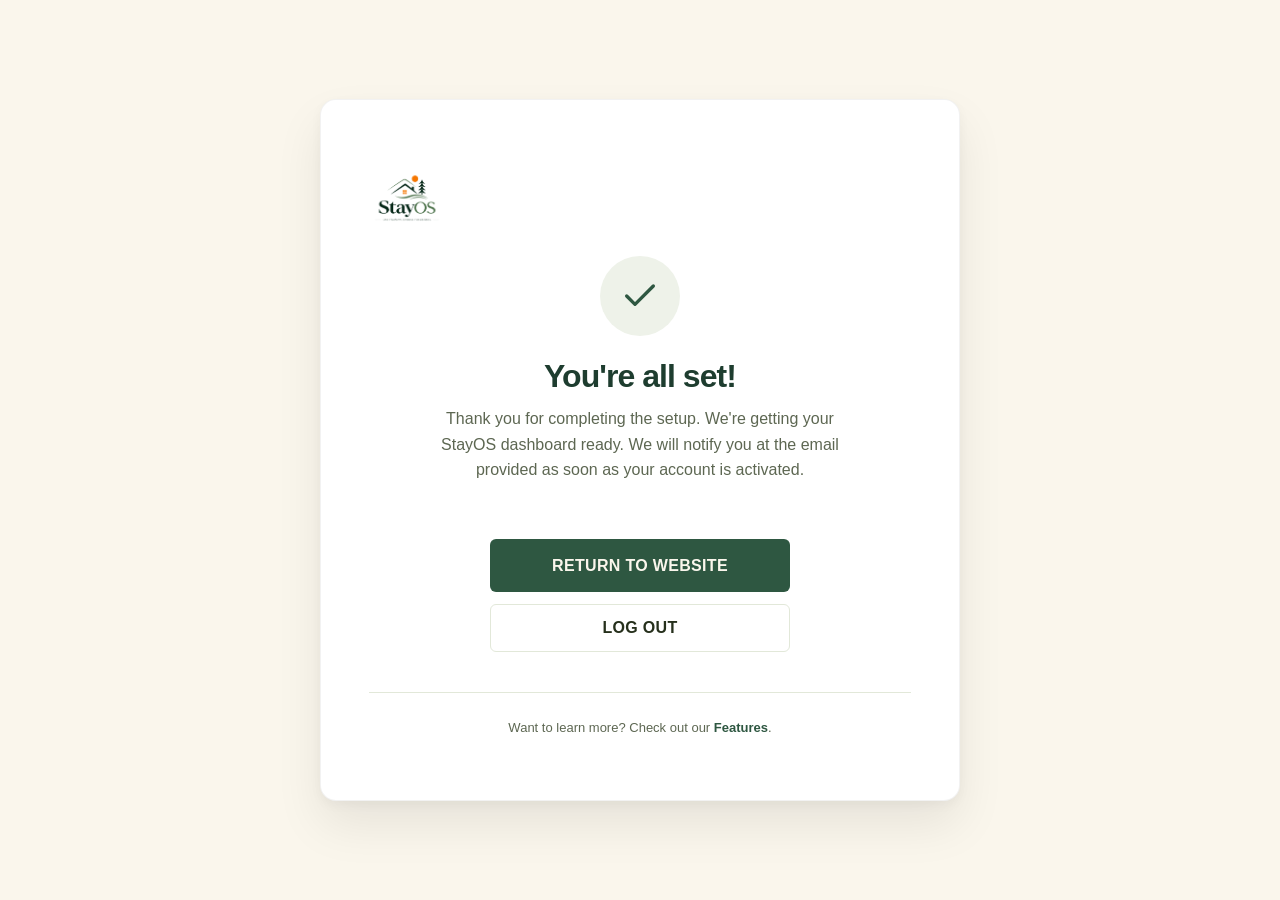
<file: confirmation.html>
<!DOCTYPE html>
<html lang="en">

<head>
  <meta charset="UTF-8">
  <link rel="icon" type="image/png" href="images/favicon.png">
  <link rel="apple-touch-icon" href="images/favicon.png">
  <meta name="viewport" content="width=device-width, initial-scale=1.0">
  <title>You're on the List – StayOS</title>
  <meta name="description"
    content="Thank you for joining the StayOS waitlist. You will be notified when StayOS goes live.">

  <link rel="stylesheet" href="style.css">
</head>

<body class="su-body">

  <div class="su-wrap" style="align-items: center; justify-content: center;">
    <header class="su-top" style="width: 100%; margin-bottom: 20px;">
      <a href="index.html" class="logo" aria-label="StayOS home">
        <img src="images/stayoslogo.png" alt="StayOS logo" class="logo-img" />
      </a>
    </header>

    <main style="text-align: center; width: 100%; display: flex; flex-direction: column; align-items: center;">

      <!-- Premium Checkmark icon -->
      <div
        style="width: 80px; height: 80px; background-color: var(--sage-soft); border-radius: 50%; display: flex; align-items: center; justify-content: center; margin-bottom: 24px;">
        <svg viewBox="0 0 24 24" width="40" height="40" stroke="var(--primary)" stroke-width="2" fill="none"
          stroke-linecap="round" stroke-linejoin="round">
          <polyline points="20 6 9 17 4 12"></polyline>
        </svg>
      </div>

      <h1 style="font-size: 32px; color: var(--heading); margin-bottom: 12px;">You're all set!</h1>
      <p style="font-size: 16px; color: var(--muted); max-width: 400px; line-height: 1.6; margin-bottom: 32px;">
        Thank you for completing the setup. We're getting your StayOS dashboard ready. We will notify you at the email
        provided as soon as your account is activated.
      </p>

      <div style="width: 100%; max-width: 300px;">
        <a href="index.html" class="btn btn-primary btn-block su-btn" id="backHomeBtn"
          style="margin-bottom: 12px; display: block; text-align: center;">
          Return to Website
        </a>
        <button id="logoutBtn" data-action="logout" class="btn btn-block"
          style="background: transparent; border: 1px solid var(--border-color); color: var(--text-main); padding: 14px; font-size: 16px; border-radius: 6px; cursor: pointer;">
          Log Out
        </button>
      </div>

      <div style="margin-top: 40px; padding-top: 24px; border-top: 1px solid var(--border-color); width: 100%;">
        <p style="font-size: 13px; color: var(--muted);">
          Want to learn more? Check out our <a href="index.html#workflow"
            style="color: var(--accent); font-weight: 600;">Features</a>.
        </p>
      </div>
    </main>
  </div>

  <script src="js/app.js" defer></script>
</body>

</html>
</file>
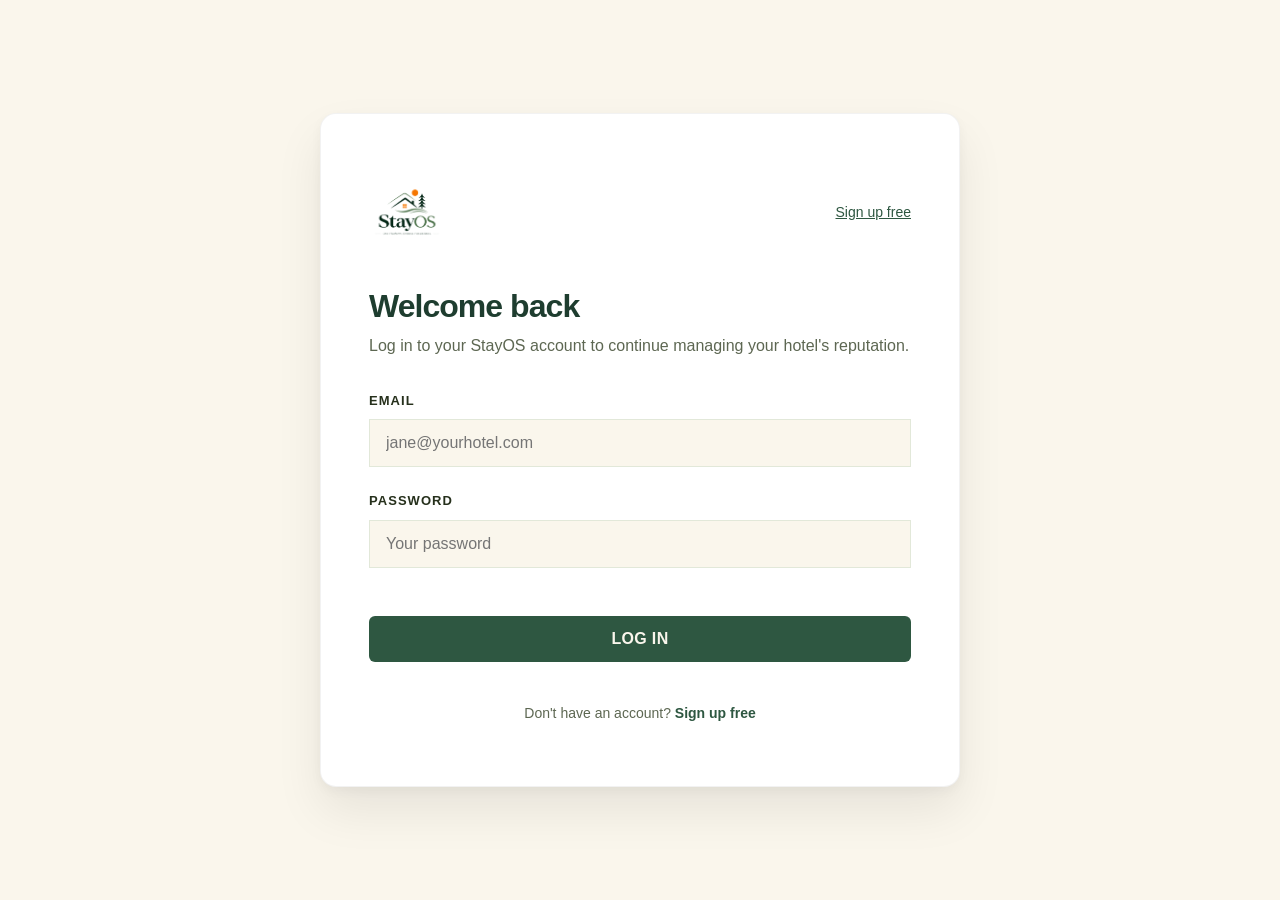
<file: login.html>
<!DOCTYPE html>
<html lang="en">

<head>
  <meta charset="UTF-8">
  <link rel="icon" type="image/png" href="images/favicon.png">
  <link rel="apple-touch-icon" href="images/favicon.png">
  <meta name="viewport" content="width=device-width, initial-scale=1.0">
  <title>Log In – StayOS Hotel Review Management</title>
  <meta name="description"
    content="Log in to your StayOS account to manage your hotel reviews, reply to guests and track your online reputation.">
  <link rel="stylesheet" href="style.css">
  <script async src="https://www.googletagmanager.com/gtag/js?id=G-XXXXXXXXXX"></script>
  <script>
    window.dataLayer = window.dataLayer || [];
    function gtag() { dataLayer.push(arguments); }
    gtag('js', new Date());
    gtag('config', 'G-XXXXXXXXXX');
  </script>
</head>

<body class="su-body">
  <div class="su-wrap">
    <header class="su-top">
      <a href="index.html" class="logo" aria-label="StayOS home">
        <img src="images/stayoslogo.png" alt="StayOS logo" class="logo-img" />
      </a>
      <a href="signup.html" class="su-exit" style="color: var(--primary);">Sign up free</a>
    </header>

    <main>
      <h1>Welcome back</h1>
      <p class="su-sub">Log in to your StayOS account to continue managing your hotel's reputation.</p>

      <div id="login-error" class="form-error" role="alert" style="display:none;"></div>

      <form id="loginForm" novalidate>
        <div class="form-group">
          <label for="li-email">Email</label>
          <input type="email" id="li-email" name="email" autocomplete="email" required placeholder="jane@yourhotel.com">
        </div>

        <div class="form-group" style="margin-top:16px;">
          <label for="li-password">Password</label>
          <input type="password" id="li-password" name="password" autocomplete="current-password" required
            placeholder="Your password">
        </div>

        <button type="submit" id="login-submit" class="btn btn-primary btn-block su-btn" style="margin-top: 24px;">
          Log In
        </button>
      </form>

      <p class="form-footer" style="margin-top: 24px; text-align: center; color: var(--muted); font-size: 14px;">
        Don't have an account? <a href="signup.html" style="color: var(--primary); font-weight: 600;">Sign up free</a>
      </p>
    </main>
  </div>

  <script src="js/app.js" defer></script>
</body>

</html>
</file>
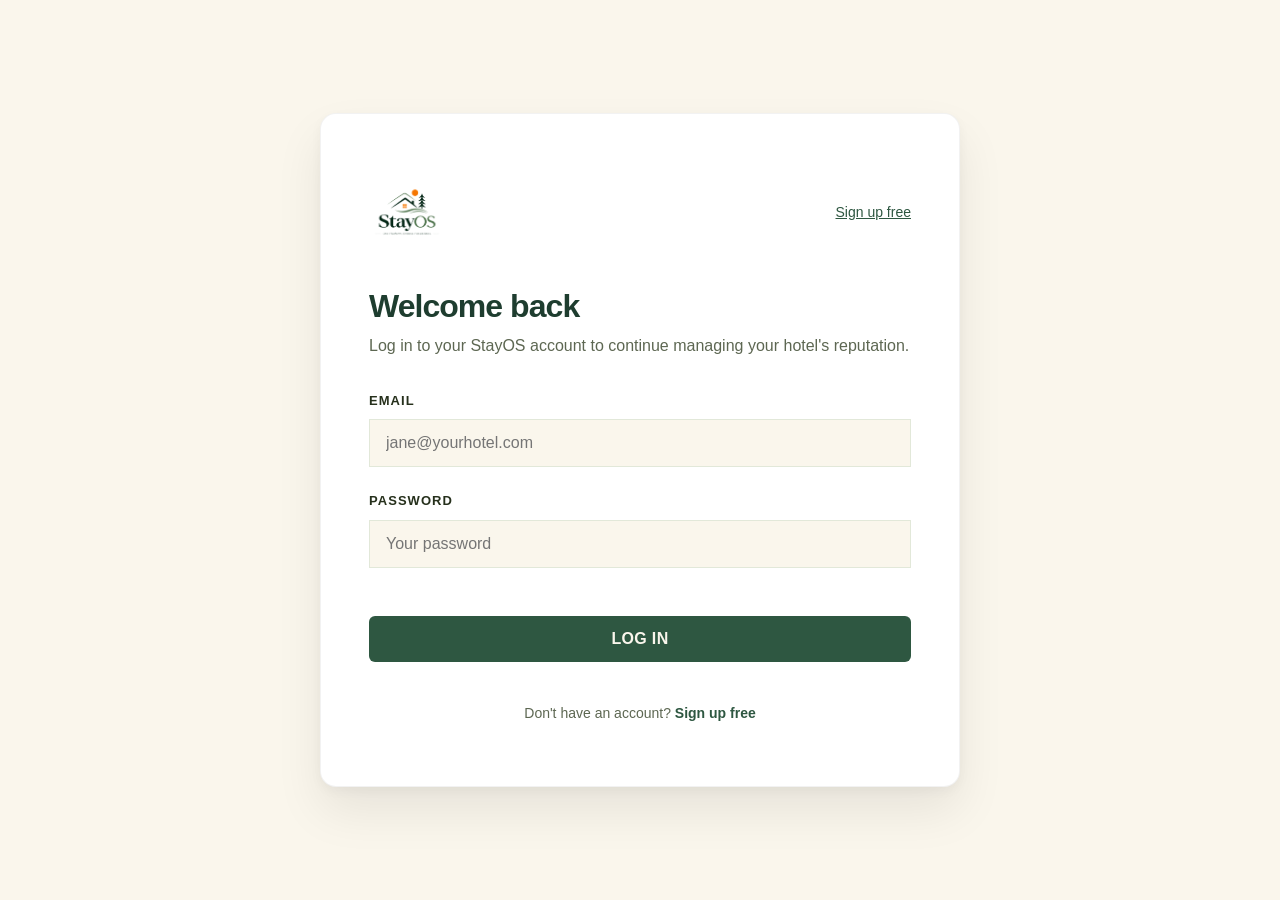
<file: questionnaire.html>
<!DOCTYPE html>
<html lang="en">
<head>
  <meta charset="UTF-8">
  <link rel="icon" type="image/png" href="images/favicon.png">
  <link rel="apple-touch-icon" href="images/favicon.png">
  <meta name="viewport" content="width=device-width, initial-scale=1.0">
  <title>Tell Us About Your Hotel – StayOS</title>
  <meta name="description" content="Help us understand your hotel's needs so we can make StayOS the perfect hotel review management software for you.">

  <link rel="stylesheet" href="style.css">
</head>
<body class="su-body">

  <div class="su-wrap">
    <header class="su-top">
      <a href="index.html" class="logo" aria-label="StayOS home">
        <img src="images/stayoslogo.png" alt="StayOS logo" class="logo-img" />
      </a>
      <a href="index.html" class="su-exit">Save and exit</a>
    </header>
    <div class="su-progress">
      <p class="su-step-label">Step 2 of 2</p>
      <div class="su-bars" aria-hidden="true">
        <span class="on"></span>
        <span class="on"></span>
      </div>
    </div>

    <main>
      <h1>Just one last thing</h1>
      <p class="su-sub">Help us understand your biggest challenges so we can personalize StayOS.</p>

      <div id="q-error" class="form-error" role="alert" style="display:none;"></div>

      <form action="confirmation.html" id="questionnaireForm" novalidate>
        <!-- Goal Options (Radio Cards) -->
        <div class="form-group">
          <label>What are your primary goals with StayOS? (Select all that apply)</label>
          <div class="su-radio-group">
            <label class="su-radio-label">
              <input type="checkbox" name="reason" value="Boost ratings" />
              <span class="su-radio-card">Boost our online ratings</span>
            </label>
            <label class="su-radio-label">
              <input type="checkbox" name="reason" value="Save time" />
              <span class="su-radio-card">Save time replying to reviews</span>
            </label>
            <label class="su-radio-label">
              <input type="checkbox" name="reason" value="Consolidate platforms" />
              <span class="su-radio-card">Manage all platforms in one place</span>
            </label>
            <label class="su-radio-label">
              <input type="checkbox" name="reason" value="Understand guests" />
              <span class="su-radio-card">Get better insights into guest feedback</span>
            </label>
            <label class="su-radio-label">
              <input type="checkbox" name="reason" value="Outrank competitors" />
              <span class="su-radio-card">Outrank local competitors on TripAdvisor</span>
            </label>
            <label class="su-radio-label">
              <input type="checkbox" name="reason" value="Increase direct bookings" />
              <span class="su-radio-card">Increase direct bookings</span>
            </label>
            <label class="su-radio-label">
              <input type="checkbox" name="reason" value="Automate responses" />
              <span class="su-radio-card">Automate responses using AI</span>
            </label>
            <label class="su-radio-label">
              <input type="checkbox" name="reason" value="Other" onchange="document.getElementById('reason_other').focus()" />
              <span class="su-radio-card" style="display:flex; align-items:center; gap:8px;">
                Other:
                <input type="text" id="reason_other" name="reason_other" class="su-other-input" placeholder="Type your answer..." onfocus="this.parentElement.previousElementSibling.checked = true" style="flex:1; border:none; outline:none; background:transparent; font-size:12px; border-bottom:1px dashed var(--border-color); padding-bottom:2px;" />
              </span>
            </label>
          </div>
        </div>

        <!-- Challenge Options (Radio Cards) -->
        <div class="form-group" style="margin-top:24px;">
          <label>What are your biggest challenges right now? (Select all that apply)</label>
          <div class="su-radio-group">
            <label class="su-radio-label">
              <input type="checkbox" name="challenge" value="Negative reviews unnoticed" />
              <span class="su-radio-card">Negative reviews go unnoticed</span>
            </label>
            <label class="su-radio-label">
              <input type="checkbox" name="challenge" value="Not enough reviews" />
              <span class="su-radio-card">Not getting enough reviews from happy guests</span>
            </label>
            <label class="su-radio-label">
              <input type="checkbox" name="challenge" value="Too manual" />
              <span class="su-radio-card">Replying manually takes too much time</span>
            </label>
            <label class="su-radio-label">
              <input type="checkbox" name="challenge" value="Staff ignores feedback" />
              <span class="su-radio-card">Staff does not act on guest feedback</span>
            </label>
            <label class="su-radio-label">
              <input type="checkbox" name="challenge" value="Hard to track performance" />
              <span class="su-radio-card">Hard to track performance across different properties</span>
            </label>
            <label class="su-radio-label">
              <input type="checkbox" name="challenge" value="Don't know how to respond" />
              <span class="su-radio-card">Don't know how to respond to angry guests</span>
            </label>
            <label class="su-radio-label">
              <input type="checkbox" name="challenge" value="Losing bookings" />
              <span class="su-radio-card">Losing bookings to competitors with better reviews</span>
            </label>
            <label class="su-radio-label">
              <input type="checkbox" name="challenge" value="Other" onchange="document.getElementById('challenge_other').focus()" />
              <span class="su-radio-card" style="display:flex; align-items:center; gap:8px;">
                Other:
                <input type="text" id="challenge_other" name="challenge_other" class="su-other-input" placeholder="Type your answer..." onfocus="this.parentElement.previousElementSibling.checked = true" style="flex:1; border:none; outline:none; background:transparent; font-size:12px; border-bottom:1px dashed var(--border-color); padding-bottom:2px;" />
              </span>
            </label>
          </div>
        </div>

        <button type="submit" id="q-submit" class="btn btn-primary btn-block su-btn">
          Submit &amp; Finish
        </button>
      </form>
    </main>
  </div>

  <script src="js/app.js" defer></script>
</body>
</html>
</file>
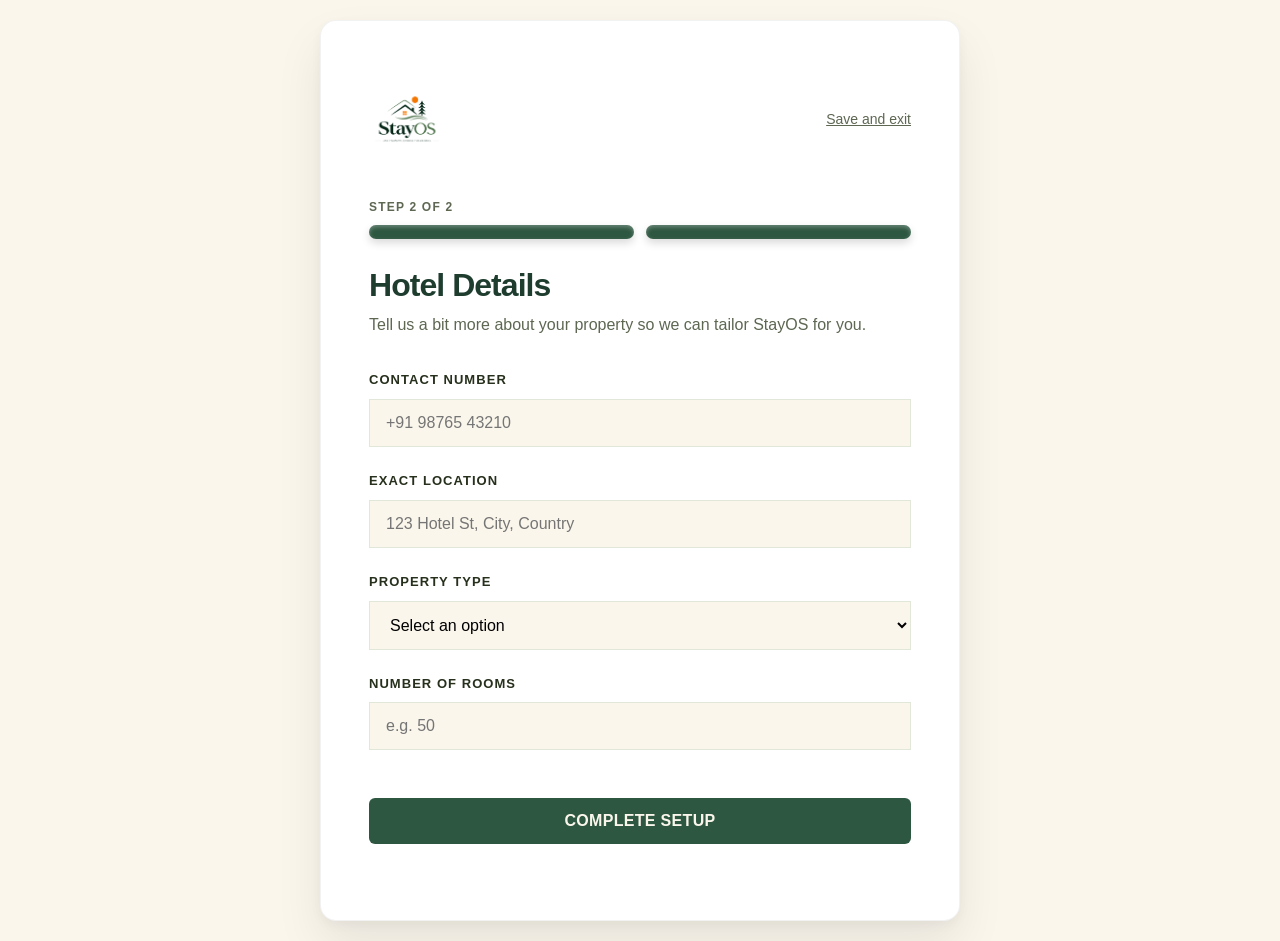
<file: setup.html>
<!DOCTYPE html>
<html lang="en">
<head>
  <meta charset="UTF-8" />
  <link rel="icon" type="image/png" href="images/favicon.png">
  <link rel="apple-touch-icon" href="images/favicon.png">
  <meta name="viewport" content="width=device-width, initial-scale=1.0" />
  <title>Setup – StayOS</title>

  <link rel="stylesheet" href="style.css" />
  <script async src="https://www.googletagmanager.com/gtag/js?id=G-XXXXXXXXXX"></script>
  <script>
    window.dataLayer = window.dataLayer || [];
    function gtag(){dataLayer.push(arguments);}
    gtag('js', new Date());
    gtag('config', 'G-XXXXXXXXXX');
  </script>
</head>
<body class="su-body">

  <div class="su-wrap">
    <header class="su-top">
      <a href="index.html" class="logo" aria-label="StayOS home">
        <img src="images/stayoslogo.png" alt="StayOS logo" class="logo-img" />
      </a>
      <a href="index.html" class="su-exit">Save and exit</a>
    </header>

    <div class="su-progress">
      <p class="su-step-label">Step 2 of 2</p>
      <div class="su-bars" aria-hidden="true">
        <span class="on"></span>
        <span class="on"></span>
      </div>
    </div>

    <main>
      <h1>Hotel Details</h1>
      <p class="su-sub">Tell us a bit more about your property so we can tailor StayOS for you.</p>

      <form action="questionnaire.html" id="setupForm" novalidate>

        <div class="form-group">
          <label for="contact">Contact Number</label>
          <input type="tel" id="contact" name="contact" autocomplete="tel" required placeholder="+91 98765 43210" />
        </div>

        <div class="form-group">
          <label for="location">Exact Location</label>
          <input type="text" id="location" name="location" autocomplete="street-address" required placeholder="123 Hotel St, City, Country" />
        </div>

        <div class="form-group">
          <label for="chainType">Property Type</label>
          <select id="chainType" name="chainType" class="su-select" required style="width: 100%; padding: 14px 16px; font-family: var(--font-body); font-size: 16px; background: var(--bg); border: 1px solid var(--border-color); border-radius: 0;">
            <option value="" disabled selected>Select an option</option>
            <option value="independent">Independent Hotel / Boutique</option>
            <option value="chain">Part of a Hotel Chain</option>
            <option value="resort">Resort / Villa</option>
          </select>
        </div>

        <div class="form-group" style="margin-top:16px;">
          <label for="rooms">Number of Rooms</label>
          <input type="number" id="rooms" name="rooms" min="1" required placeholder="e.g. 50" />
        </div>

        <button type="submit" class="btn btn-block btn-primary su-btn">Complete Setup</button>
      </form>
    </main>
  </div>

  <script src="js/app.js"></script>
  <script>
    document.getElementById('setupForm').addEventListener('submit', function(e) {

      e.preventDefault();
      window.location.href = 'questionnaire.html';
    });
  </script>
</body>
</html>
</file>
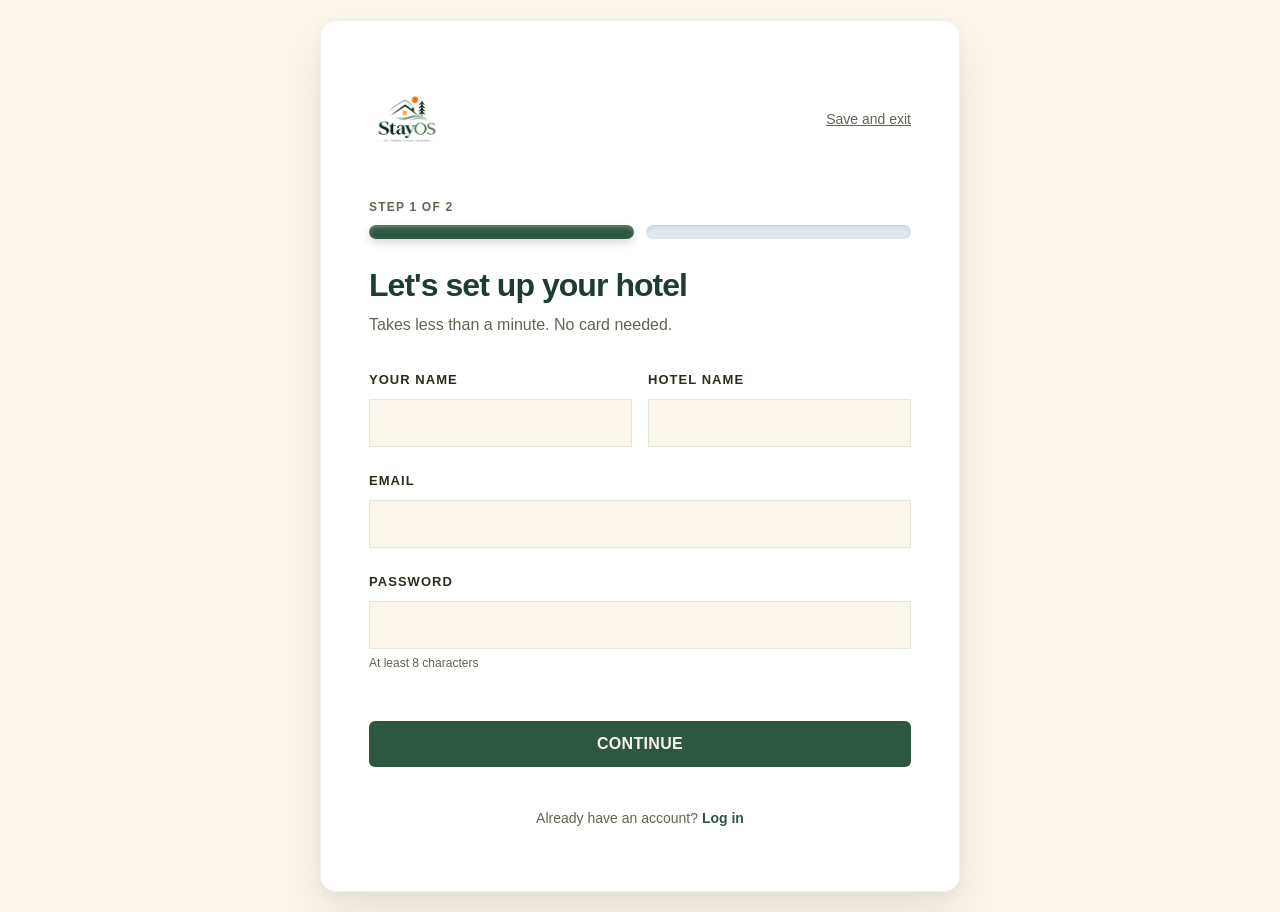
<file: signup.html>
<!DOCTYPE html>
<html lang="en">
<head>
  <meta charset="UTF-8">
  <link rel="icon" type="image/png" href="images/favicon.png">
  <link rel="apple-touch-icon" href="images/favicon.png">
  <meta name="viewport" content="width=device-width, initial-scale=1.0">
  <title>Sign Up – StayOS Hotel Review Management</title>
  <meta name="description" content="Create your free StayOS account and start managing your hotel reviews, collecting guest feedback and improving your online reputation.">
  <!-- Open Graph -->
  <!-- Twitter -->

  <link rel="stylesheet" href="style.css">
  <!-- GA4 (fires only when real ID is set in js/app.js) -->
  <script async src="https://www.googletagmanager.com/gtag/js?id=G-XXXXXXXXXX"></script>
  <script>
    window.dataLayer = window.dataLayer || [];
    function gtag(){dataLayer.push(arguments);}
    gtag('js', new Date());
    gtag('config', 'G-XXXXXXXXXX');
  </script>
</head>
<body class="su-body">

  <div class="su-wrap">
    <header class="su-top">
      <a href="index.html" class="logo" aria-label="StayOS home">
        <img src="images/stayoslogo.png" alt="StayOS - One Platform, Endless Possibilities" class="logo-img" />
      </a>
      <a href="index.html" class="su-exit">Save and exit</a>
    </header>

    <div class="su-progress">
      <p class="su-step-label">Step 1 of 2</p>
      <div class="su-bars" aria-hidden="true">
        <span class="on"></span>
        <span></span>
      </div>
    </div>
    <main>
      <h1>Let's set up your hotel</h1>
      <p class="su-sub">Takes less than a minute. No card needed.</p>

      <div id="signup-error" class="form-error" role="alert" style="display:none;"></div>

      <form id="signupForm" novalidate>
        <div class="su-row">
          <div class="form-group">
            <label for="name">Your name</label>
            <input type="text" id="name" name="name" autocomplete="name" />
            <p class="field-error" id="nameError"></p>
          </div>
          <div class="form-group">
            <label for="hotelName">Hotel name</label>
            <input type="text" id="hotelName" name="hotelName" autocomplete="organization" />
            <p class="field-error" id="hotelNameError"></p>
          </div>
        </div>

        <div class="form-group">
          <label for="email">Email</label>
          <input type="email" id="email" name="email" autocomplete="email" />
          <p class="field-error" id="emailError"></p>
        </div>

        <div class="form-group">
          <label for="password">Password</label>
          <input type="password" id="password" name="password" autocomplete="new-password" />
          <p class="field-error" id="passwordError"></p>
          <p class="su-hint">At least 8 characters</p>
        </div>

        <button type="submit" class="btn btn-block btn-primary su-btn">Continue</button>
      </form>

      <p class="form-footer" style="margin-top: 24px; text-align: center; color: var(--muted); font-size: 14px;">
        Already have an account? <a href="login.html" style="color: var(--primary); font-weight: 600;">Log in</a>
      </p>
    </main>
  </div>

  <script src="js/app.js"></script>
</body>
</html>
</file>
<file: style.css>
/* ========================================
   StayOS — Design System
   Typography: Satoshi / Helvetica Neue
   Palette: Warm Terracotta Editorial
   ======================================== */

@import url('https://api.fontshare.com/v2/css?f[]=satoshi@400,500,600,700&display=swap');
@import url('https://fonts.cdnfonts.com/css/neue-haas-grotesk-display-pro');
@import url('https://fonts.cdnfonts.com/css/neue-montreal');

:root {
  /* User Palette */
  --primary: #2e5741;
  --primary-dark: #1e3d2f;
  --accent-color: #d98a1f;
  --heading: #1e3d2f;
  --text-main: #26301c;
  --muted: #5d6752;
  --lime: #8fac82;
  --white: #ffffff;
  --sage-soft: #eef2e9;
  --sage-border: #dbe4d3;
  --cream: #faf6ec;
  --cream-border: #e9dfc7;
  --border-color: #e2e8d9;
  --error: #b42318;
  --success: #067647;

  /* Aliases to map to the existing CSS variables */
  --bg: var(--cream);
  --bg-alt: var(--sage-soft);
  --text: var(--text-main);
  --text-muted: var(--muted);
  --accent: var(--primary);
  --accent-dark: var(--primary-dark);
  --border: var(--border-color);
  --surface: var(--white);

  /* Typography */
  --font-body: Helvetica, Arial, sans-serif;
  --font-massive: 'Neue Haas Grotesk Display Pro', 'Neue Haas Grotesk', 'Helvetica Neue', Helvetica, sans-serif;
  --font-sub: Satoshi, 'Helvetica Neue', Helvetica, sans-serif;
  --font-ui: 'Neue Montreal', 'Helvetica Neue', Helvetica, sans-serif;

  /* Spacing */
  --sp-xs: 8px;
  --sp-sm: 16px;
  --sp-md: 24px;
  --sp-lg: 40px;
  --sp-xl: 64px;
  --sp-2xl: 120px;
  --sp-xxl: 120px;
}

/* ---- Reset ---- */
*,
*::before,
*::after {
  box-sizing: border-box;
  margin: 0;
  padding: 0;
}

html {
  scroll-behavior: smooth;
}

body {
  background: var(--bg);
  color: var(--text);
  font-family: var(--font-body);
  font-size: 18px;
  line-height: 1.6;
  overflow-x: hidden;
  -webkit-font-smoothing: antialiased;
  -moz-osx-font-smoothing: grayscale;
}

::selection {
  background: var(--accent);
  color: var(--bg);
}

/* ---- Typography ---- */
h1,
h2,
h3,
h4 {
  font-weight: 700;
  line-height: 1.05;
  color: var(--text);
  letter-spacing: -0.03em;
}

h1 {
  font-size: clamp(48px, 8vw, 96px);
}

h2 {
  font-size: clamp(32px, 5vw, 56px);
}

h3 {
  font-size: clamp(22px, 3vw, 32px);
}

p {
  color: var(--text-muted);
  font-size: 18px;
  line-height: 1.7;
  font-weight: 400;
}

a {
  color: inherit;
  text-decoration: none;
}

ul {
  list-style: none;
}

img {
  max-width: 100%;
  height: auto;
  display: block;
}

/* ---- Layout ---- */
.container {
  max-width: 1200px;
  margin: 0 auto;
  padding: 0 var(--sp-md);
}

.container-wide {
  max-width: 1400px;
  margin: 0 auto;
  padding: 0 var(--sp-md);
}

.section {
  padding: var(--sp-2xl) 0;
}

/* ---- Buttons ---- */
.btn {
  display: inline-block;
  padding: 12px 24px;
  font-family: var(--font);
  font-size: 14px;
  font-weight: 600;
  letter-spacing: 0.02em;
  text-transform: uppercase;
  border: none;
  cursor: pointer;
  transition: background 0.4s cubic-bezier(0.16, 1, 0.3, 1), color 0.4s cubic-bezier(0.16, 1, 0.3, 1);
  border-radius: 0;
}

.btn-primary {
  background: var(--accent);
  color: var(--bg);
}

.btn-primary:hover {
  background: var(--accent-dark);
  color: var(--bg);
}

.btn-outline {
  background: transparent;
  color: var(--text);
  border: 1.5px solid var(--text);
}

.btn-outline:hover {
  background: var(--text);
  color: var(--bg);
}

.navbar {
  display: flex;
  justify-content: space-between;
  align-items: center;
  height: 64px;
  padding: 0 var(--sp-lg);
  border-bottom: 1px solid var(--border);
  position: sticky;
  top: 0;
  background: var(--bg);
  z-index: 1000;
  transition: all 0.3s cubic-bezier(0.16, 1, 0.3, 1);
  width: 100%;
}

.navbar.scrolled {
  top: 16px;
  border-radius: 100px;
  border: 1px solid var(--border);
  box-shadow: 0 4px 24px rgba(0, 0, 0, 0.06);
  height: 64px;
  padding: 0 var(--sp-lg);
  width: 95%;
  max-width: 1200px;
  margin-left: auto;
  margin-right: auto;
}

.nav-brand {
  display: flex;
  align-items: center;
  line-height: 1;
}

.nav-brand img {
  height: 84px;
  width: auto;
  max-width: 260px;
  object-fit: contain;
  display: block;
}

.nav-links {
  display: flex;
  gap: var(--sp-lg);
}

.nav-links a {
  font-size: 8px;
  font-weight: 500;
  letter-spacing: 0.04em;
  text-transform: uppercase;
  color: var(--text-muted);
  transition: color 0.3s ease;
}

.nav-links a:hover {
  color: var(--text);
}

.nav-actions {
  display: flex;
  gap: var(--sp-sm);
  align-items: center;
}

.mobile-menu-btn {
  display: none;
  background: none;
  border: none;
  color: var(--text);
  font-size: 28px;
  cursor: pointer;
  line-height: 1;
}

/* ---- Hero ---- */
.hero {
  padding: 100px 0 80px;
  text-align: center;
}

.hero-subtitle {
  font-family: var(--font-ui);
  display: inline-block;
  font-size: 13px;
  font-weight: 600;
  letter-spacing: 0.12em;
  text-transform: uppercase;
  color: var(--accent);
  margin-bottom: var(--sp-md);
  padding: 8px 0;
  border-top: 2px solid var(--accent);
  border-bottom: 2px solid var(--accent);
}

.hero h1 {
  margin-bottom: var(--sp-md);
}

.hero p {
  font-size: 22px;
  max-width: 640px;
  margin: 0 auto var(--sp-lg);
  color: var(--text-muted);
}

.hero-actions {
  display: flex;
  justify-content: center;
  gap: var(--sp-sm);
  margin-bottom: var(--sp-xl);
}

/* ---- Video ---- */
.video-wrapper {
  width: 100%;
  max-width: 1440px;
  height: 680px;
  margin: 0 auto;
  overflow: hidden;
  border: 1px solid var(--border);
  background: var(--text);
  border-radius: 20px;
}

.video-wrapper video {
  width: 100%;
  height: 100%;
  object-fit: cover;
  display: block;
}

/* ---- Divider ---- */
.divider {
  width: 100%;
  height: 1px;
  background: var(--border);
  margin: var(--sp-xl) 0;
}

/* ---- Feature Rows (Alternating) ---- */
.features-alternating {
  display: flex;
  flex-direction: column;
  gap: var(--sp-2xl);
}

.feature-row {
  display: grid;
  grid-template-columns: 1fr 1fr;
  gap: var(--sp-xl);
  align-items: center;
}

.feature-row:nth-child(even) .feature-text {
  order: 2;
}

.feature-row:nth-child(even) .feature-media {
  order: 1;
}

.feature-label {
  display: block;
  font-size: 13px;
  font-weight: 600;
  letter-spacing: 0.12em;
  text-transform: uppercase;
  color: var(--accent);
  margin-bottom: var(--sp-sm);
}

.feature-text h2 {
  margin-bottom: var(--sp-md);
}

.feature-text p {
  font-size: 18px;
  max-width: 480px;
}

.feature-media {
  overflow: hidden;
  border: 1px solid var(--border);
}

.feature-media img {
  width: 100%;
  height: 120%;
  /* For parallax */
  object-fit: cover;
  transform: translateY(-10%);
}

/* ---- Stats ---- */
.stats-row {
  display: grid;
  grid-template-columns: 1fr 1fr;
  gap: var(--sp-xl);
  text-align: center;
  padding: var(--sp-xl) 0;
  border-top: 1px solid var(--border);
  border-bottom: 1px solid var(--border);
}

.stat-number {
  font-size: clamp(56px, 8vw, 96px);
  font-weight: 700;
  letter-spacing: -0.04em;
  color: var(--accent);
  line-height: 1;
  margin-bottom: var(--sp-xs);
}

.stat-label {
  font-size: 16px;
  color: var(--text-muted);
}

/* ---- Perspectives (Horizontal Scroll) ---- */
.solutions-section {
  overflow: hidden;
  background: var(--primary);
  color: var(--white);
  padding: var(--sp-2xl) 0;
}

.solutions-section .feature-label {
  color: var(--white);
}

.solutions-section h2,
.solutions-section .reveal-text {
  color: var(--cream);
}

.horizontal-scroll-wrapper {
  width: 100%;
  overflow: hidden;
}

.horizontal-container {
  display: flex;
  width: 300vw;
  /* 3 items, 100vw each */
  height: 60vh;
}

.perspective-panel {
  width: 100vw;
  height: 100%;
  display: flex;
  flex-direction: column;
  justify-content: center;
  padding: 0 10vw;
}

.perspective-role {
  font-size: 14px;
  font-weight: 600;
  letter-spacing: 0.1em;
  text-transform: uppercase;
  color: var(--cream);
  margin-bottom: var(--sp-sm);
  display: block;
}

.perspective-panel p {
  font-size: clamp(24px, 4vw, 48px);
  color: var(--bg);
  max-width: 1000px;
  line-height: 1.3;
}

/* ---- CTA ---- */
.cta-section {
  text-align: center;
  padding: var(--sp-2xl) var(--sp-md);
  background: var(--text);
  color: var(--bg);
}

.cta-section h2 {
  color: var(--bg);
  margin-bottom: var(--sp-md);
}

.cta-section p {
  color: var(--border);
  font-size: 20px;
  max-width: 560px;
  margin: 0 auto var(--sp-lg);
}

.cta-section .btn-primary {
  background: var(--accent);
  color: var(--bg);
}

/* ---- Footer ---- */
footer {
  padding: var(--sp-xl) 0 var(--sp-lg);
  border-top: 1px solid var(--border);
}

.footer-grid {
  display: grid;
  grid-template-columns: 1fr 1fr 1fr;
  gap: var(--sp-xl);
  margin-bottom: var(--sp-xl);
}

.footer-col {
  display: flex;
  flex-direction: column;
  gap: 12px;
}

.footer-col h4 {
  font-size: 13px;
  font-weight: 600;
  letter-spacing: 0.1em;
  text-transform: uppercase;
  color: var(--text);
  margin-bottom: 4px;
}

.footer-col a {
  font-size: 15px;
  color: var(--text-muted);
  transition: color 0.3s ease;
}

.footer-col a:hover {
  color: var(--text);
}

.footer-bottom {
  padding-top: var(--sp-lg);
  border-top: 1px solid var(--border);
  display: flex;
  justify-content: space-between;
  align-items: center;
}

.footer-bottom p {
  font-size: 13px;
  color: var(--text-muted);
}

/* ---- Login ---- */
.auth-wrapper {
  min-height: 100vh;
  display: flex;
  align-items: center;
  justify-content: center;
  padding: var(--sp-md);
}

.auth-card {
  width: 100%;
  max-width: 440px;
  border: 1px solid var(--border);
  padding: var(--sp-xl);
}

.auth-card h2 {
  margin-bottom: var(--sp-xs);
}

.auth-card>p {
  margin-bottom: var(--sp-lg);
}

.form-group {
  margin-bottom: var(--sp-md);
}

.form-group label {
  display: block;
  font-size: 13px;
  font-weight: 600;
  letter-spacing: 0.08em;
  text-transform: uppercase;
  margin-bottom: 8px;
  color: var(--text);
}

.form-group input {
  width: 100%;
  padding: 14px 16px;
  font-family: var(--font-body);
  font-size: 16px;
  background: var(--bg);
  border: 1.5px solid var(--border);
  color: var(--text);
  border-radius: 0;
  transition: border-color 0.3s ease;
}

.form-group input:focus {
  outline: none;
  border-color: var(--accent);
}

/* ======== ANIMATIONS (Cuberto-style) ======== */

/* Text clip reveal — text slides up from behind a mask */
.reveal-wrap {
  overflow: hidden;
  display: block;
  padding-bottom: 0.1em;
  margin-bottom: -0.1em;
}

.reveal-text {
  display: block;
  transform: translateY(115%) rotate(2deg);
  transform-origin: top left;
  transition: transform 1.2s cubic-bezier(0.19, 1, 0.22, 1);
}

.reveal-text.in-view,
.in-view .reveal-text,
.in-view>.reveal-text {
  transform: translateY(0) rotate(0deg);
}

.fade-up {
  opacity: 0;
  transform: translateY(50px);
  transition: opacity 0.9s cubic-bezier(0.16, 1, 0.3, 1), transform 0.9s cubic-bezier(0.16, 1, 0.3, 1);
}

.fade-up.in-view {
  opacity: 1;
  transform: translateY(0);
}

/* 3D card pop animation (Fan out effect) */
.card-3d {
  opacity: 0;
  transform-origin: center center;
  transition: opacity 1.6s cubic-bezier(0.2, 0.8, 0.2, 1), transform 1.6s cubic-bezier(0.2, 0.8, 0.2, 1);
}

/* Base stack position (cards look like a deck in the middle) */
.problem-card.card-3d:nth-child(1) {
  transform: translateX(110%) rotateZ(5deg) scale(0.85);
  z-index: 1;
}

.problem-card.card-3d:nth-child(2) {
  transform: translateY(20px) rotateZ(-2deg) scale(0.9);
  z-index: 3;
}

.problem-card.card-3d:nth-child(3) {
  transform: translateX(-110%) rotateZ(-5deg) scale(0.85);
  z-index: 2;
}

/* Fan out when in view */
.problem-card.card-3d.in-view {
  opacity: 1;
  transform: translateX(0) translateY(0) scale(1) rotateZ(0deg);
}

/* Stagger feature text children with premium 3D Blur Unfold */
.feature-text.fade-up {
  opacity: 1;
  transform: none;
  transition: none;
}

.feature-text.fade-up h2 {
  opacity: 0;
  transform: translateY(50px);
  transition: opacity 0.9s cubic-bezier(0.16, 1, 0.3, 1), transform 0.9s cubic-bezier(0.16, 1, 0.3, 1);
}

.feature-text.fade-up p {
  opacity: 0;
  transform: translateY(60px) scale(0.95) rotateX(-20deg);
  filter: blur(12px);
  transform-origin: top center;
  transition: opacity 1.2s cubic-bezier(0.19, 1, 0.22, 1), transform 1.2s cubic-bezier(0.19, 1, 0.22, 1), filter 1.2s cubic-bezier(0.19, 1, 0.22, 1);
  transition-delay: 0.2s;
}

.feature-text.fade-up.in-view h2 {
  opacity: 1;
  transform: translateY(0);
}

.feature-text.fade-up.in-view p {
  opacity: 1;
  transform: translateY(0) scale(1) rotateX(0);
  filter: blur(0px);
}

/* Image clip reveal — wipe from bottom */
.clip-reveal {
  clip-path: inset(100% 0 0 0);
  transition: clip-path 1.2s cubic-bezier(0.16, 1, 0.3, 1);
}

.clip-reveal.in-view {
  clip-path: inset(0 0 0 0);
}

/* Stagger delays */
.d1 {
  transition-delay: 0.1s;
}

.d2 {
  transition-delay: 0.2s;
}

.d3 {
  transition-delay: 0.3s;
}

.d4 {
  transition-delay: 0.4s;
}

.d5 {
  transition-delay: 0.5s;
}

/* ======== BRUTALIST SWISS DESIGN OVERRIDES ======== */
/* Nav Logo */
.nav-brand {
  display: flex;
  align-items: center;
  gap: 12px;
}

.logo-icon {
  color: var(--accent);
}

.nav-links a,
.nav-login {
  font-size: 11px;
  letter-spacing: 0.15em;
  text-transform: uppercase;
  font-family: var(--font-ui);
  font-weight: 600;
}

.nav-login {
  margin-right: var(--sp-md);
}

.btn-black {
  background: var(--text);
  color: var(--bg);
  border-radius: 0;
  padding: 12px 24px;
  font-size: 12px;
  letter-spacing: 0.1em;
  text-transform: uppercase;
}

/* Hero Brutalist */
.hero-brutalist {
  font-size: clamp(80px, 13vw, 190px);
  line-height: 0.85;
  letter-spacing: -0.04em;
  font-weight: 400;
  font-family: var(--font-massive);
  margin-bottom: var(--sp-xl);
}

.hero-brutalist .reveal-wrap:last-child {
  padding-top: 15px;
  /* Shifting the last line slightly down */
}

.outline-text {
  color: transparent;
  -webkit-text-stroke: 1px var(--text);
}

.solid-text {
  color: var(--text);
  position: relative;
}

.dot-accent {
  display: inline-block;
  width: clamp(8px, 1.5vw, 16px);
  height: clamp(8px, 1.5vw, 16px);
  background: var(--accent);
  border-radius: 50%;
  position: absolute;
  bottom: 15%;
  margin-left: 5px;
}

/* Stats Brutalist */
.results-section {
  padding-top: var(--sp-lg);
  padding-bottom: calc(var(--sp-xxl) * 1.5);
}

.results-header {
  display: flex;
  justify-content: space-between;
  font-size: 10px;
  letter-spacing: 0.15em;
  text-transform: uppercase;
  padding: 0 var(--sp-lg) var(--sp-xxl) var(--sp-lg);
  font-family: var(--font-ui);
}

.results-timeline {
  position: relative;
  height: 1px;
  background: var(--border);
  margin-bottom: 0;
}

.timeline-dot {
  position: absolute;
  left: 50%;
  top: 50%;
  transform: translate(-50%, -50%);
  width: 36px;
  height: 36px;
  border: 1px solid var(--border);
  border-radius: 50%;
  background: var(--bg);
  display: flex;
  align-items: center;
  justify-content: center;
}

.inner-dot {
  width: 6px;
  height: 6px;
  background: var(--accent);
  border-radius: 50%;
}

.stats-grid {
  display: grid;
  grid-template-columns: repeat(4, 1fr);
  border-top: 1px solid var(--border);
  border-bottom: 1px solid var(--border);
}

.stat-col {
  border-right: 1px solid var(--border);
  padding: var(--sp-xl) var(--sp-lg);
  display: flex;
  flex-direction: column;
  justify-content: space-between;
  min-height: 350px;
}

.stat-col:last-child {
  border-right: none;
}

.stat-small {
  font-size: 10px;
  letter-spacing: 0.15em;
  text-transform: uppercase;
  font-family: var(--font-ui);
  margin-bottom: var(--sp-xxl);
}

.stat-huge {
  font-size: clamp(60px, 8vw, 140px);
  letter-spacing: -0.05em;
  line-height: 0.9;
  margin-bottom: auto;
  font-family: var(--font-massive);
}

.stat-desc {
  font-size: 12px;
  color: var(--muted);
  max-width: 250px;
  margin-top: var(--sp-lg);
}

/* CTA Brutalist */
.brutal-cta {
  background: var(--accent);
  color: var(--bg);
  padding: var(--sp-xxl) 0 0 0;
  position: relative;
  overflow: hidden;
  border-top: 1px solid var(--border);
}

.cta-top {
  display: flex;
  justify-content: space-between;
  padding: 0 var(--sp-xl);
  font-size: 10px;
  letter-spacing: 0.15em;
  text-transform: uppercase;
  font-family: var(--font-ui);
}

.cta-main {
  display: grid;
  grid-template-columns: 1fr 400px;
  gap: var(--sp-xl);
  align-items: center;
  padding: calc(var(--sp-xxl) * 2) var(--sp-xl);
  position: relative;
  z-index: 2;
}

.cta-title {
  font-size: clamp(60px, 14vw, 200px);
  line-height: 0.85;
  letter-spacing: -0.05em;
  margin: 0;
  font-family: var(--font-massive);
  font-weight: 500;
}

.cta-indent {
  padding-left: 12vw;
  position: relative;
}

.inner-circle-accent {
  position: absolute;
  width: clamp(40px, 6vw, 80px);
  height: clamp(40px, 6vw, 80px);
  border: 1px solid rgba(255, 255, 255, 0.2);
  border-radius: 50%;
  left: 0;
  top: 50%;
  transform: translateY(-50%);
}

.cta-side {
  display: flex;
  flex-direction: column;
  gap: var(--sp-xl);
  padding-top: 10vw;
}

.cta-side p {
  font-size: 20px;
  line-height: 1.4;
}

.cta-button {
  border: 1px solid rgba(255, 255, 255, 0.4);
  color: var(--bg);
  padding: 24px;
  font-size: 10px;
  letter-spacing: 0.15em;
  background: transparent;
  display: flex;
  justify-content: space-between;
  align-items: center;
  text-transform: uppercase;
  border-radius: 0;
  font-family: var(--font-ui);
  transition: background 0.3s, color 0.3s;
  text-decoration: none;
}

.cta-button:hover {
  background: var(--bg);
  color: var(--accent);
}

.orbit-ring {
  position: absolute;
  border: 1px solid rgba(255, 255, 255, 0.15);
  border-radius: 50%;
  z-index: 1;
}

.ring-1 {
  width: 900px;
  height: 900px;
  bottom: -300px;
  right: -200px;
}

.ring-2 {
  width: 1400px;
  height: 1400px;
  bottom: -600px;
  right: -400px;
}

.cta-footer-strip {
  border-top: 1px solid rgba(255, 255, 255, 0.15);
  padding: var(--sp-lg) var(--sp-xl);
  font-size: 10px;
  letter-spacing: 0.2em;
  text-align: right;
  text-transform: uppercase;
  font-family: var(--font-ui);
  position: relative;
  z-index: 2;
}

/* ======== RESPONSIVE ======== */
@media (max-width: 900px) {
  .feature-row {
    grid-template-columns: 1fr;
    gap: var(--sp-lg);
  }

  .feature-row:nth-child(even) .feature-text {
    order: 1;
  }

  .feature-row:nth-child(even) .feature-media {
    order: 2;
  }

  .stats-row {
    grid-template-columns: 1fr;
    gap: var(--sp-lg);
  }

  .perspective-item {
    grid-template-columns: 1fr;
    gap: var(--sp-sm);
  }

  .footer-grid {
    grid-template-columns: 1fr;
  }

  .footer-bottom {
    flex-direction: column;
    gap: var(--sp-sm);
  }
}

@media (max-width: 768px) {

  .nav-links,
  .nav-actions {
    display: none;
  }

  .mobile-menu-btn {
    display: block;
  }

  .hero {
    padding: 60px 0 40px;
  }

  .video-wrapper {
    height: auto;
    aspect-ratio: 16 / 9;
    border-radius: 12px;
  }
}

/* Mobile nav open */
.nav-open .nav-links {
  display: flex;
  flex-direction: column;
  position: absolute;
  top: 72px;
  left: 0;
  right: 0;
  background: var(--bg);
  padding: var(--sp-lg) var(--sp-md);
  border-bottom: 1px solid var(--border);
  z-index: 100;
  gap: var(--sp-md);
}

.nav-open .nav-actions {
  display: flex;
  flex-direction: column;
  position: absolute;
  top: 280px;
  left: 0;
  right: 0;
  background: var(--bg);
  padding: var(--sp-md);
  z-index: 100;
}

/* ============================================================
   StayOS — Additional Styles (appended)
   ============================================================ */

/* ---- Auth pages ---- */
.auth-heading {
  font-size: clamp(24px, 4vw, 36px);
  margin-bottom: var(--sp-xs);
  letter-spacing: -0.02em;
}

.form-error {
  background: #FEE2E2;
  border: 1.5px solid #F87171;
  color: #991B1B;
  border-radius: 4px;
  padding: 12px 16px;
  font-size: 14px;
  font-weight: 500;
  margin-bottom: var(--sp-md);
}

.form-hint {
  display: block;
  font-size: 12px;
  color: var(--text-muted);
  margin-top: 4px;
}

.req {
  color: var(--accent);
}

.optional {
  font-weight: 400;
  color: var(--text-muted);
  text-transform: none;
  letter-spacing: 0;
  font-size: 12px;
}

.form-select,
.form-textarea {
  width: 100%;
  padding: 14px 16px;
  font-family: var(--font-body);
  font-size: 16px;
  background: var(--bg);
  border: 1.5px solid var(--border);
  color: var(--text);
  border-radius: 0;
  transition: border-color 0.3s ease;
  appearance: none;
  -webkit-appearance: none;
}

.form-select {
  background-image: url("data:image/svg+xml,%3Csvg xmlns='http://www.w3.org/2000/svg' width='12' height='8' viewBox='0 0 12 8'%3E%3Cpath d='M1 1l5 5 5-5' stroke='%237A756F' stroke-width='1.5' fill='none' stroke-linecap='round'/%3E%3C/svg%3E");
  background-repeat: no-repeat;
  background-position: right 16px center;
  padding-right: 40px;
}

.form-select:focus,
.form-textarea:focus {
  outline: none;
  border-color: var(--accent);
}

.form-textarea {
  resize: vertical;
  min-height: 80px;
  line-height: 1.5;
}

.btn-loading {
  opacity: 0.7;
  cursor: not-allowed;
}

/* ---- Confirmation page icon ---- */
.confirm-icon {
  display: flex;
  justify-content: center;
  align-items: center;
}

/* ---- Problem grid ---- */
.problem-grid {
  display: grid;
  grid-template-columns: repeat(3, 1fr);
  gap: var(--sp-lg);
  margin-top: var(--sp-xl);
  perspective: 1200px;
}

.problem-card {
  background: var(--white);
  border: 1px solid var(--border);
  border-top: 2px solid var(--primary);
  border-radius: 6px;
  padding: 40px 32px;
  min-height: 340px;
  display: flex;
  flex-direction: column;
  box-shadow: 0 4px 20px rgba(0, 0, 0, 0.03);
}

.problem-icon-wrapper {
  width: 48px;
  height: 48px;
  display: flex;
  align-items: center;
  justify-content: center;
  border: 1px solid var(--sage-border);
  border-radius: 8px;
  margin-bottom: var(--sp-md);
  color: var(--primary);
}

.step-label {
  display: block;
  font-size: 11px;
  font-weight: 700;
  color: var(--accent-color);
  letter-spacing: 0.1em;
  text-transform: uppercase;
  margin-bottom: 8px;
}

.problem-card h3 {
  font-size: 20px;
  color: var(--heading);
  margin-bottom: var(--sp-sm);
}

.problem-card p {
  font-size: 15px;
  color: var(--muted);
}

/* ---- Benefits grid ---- */
.benefits-grid {
  display: grid;
  grid-template-columns: repeat(2, 1fr);
  gap: var(--sp-xl) var(--sp-2xl);
  margin-top: var(--sp-xl);
  border-top: 1px solid var(--border);
  padding-top: var(--sp-xl);
}

.benefit-item {
  position: relative;
}

.benefit-number {
  font-size: 11px;
  letter-spacing: 0.15em;
  font-weight: 600;
  color: var(--accent);
  font-family: var(--font-ui);
  display: block;
  margin-bottom: var(--sp-sm);
}

.benefit-item h3 {
  font-size: clamp(20px, 2.5vw, 28px);
  margin-bottom: var(--sp-sm);
}

/* ---- Steps ---- */
.steps-grid {
  display: grid;
  grid-template-columns: repeat(3, 1fr);
  gap: var(--sp-lg);
  margin-top: var(--sp-xl);
  counter-reset: steps;
}

.step-item {
  border-top: 3px solid var(--accent);
  padding-top: var(--sp-lg);
}

.step-number {
  display: inline-block;
  font-size: clamp(40px, 5vw, 72px);
  font-weight: 700;
  letter-spacing: -0.04em;
  color: var(--accent);
  line-height: 1;
  margin-bottom: var(--sp-md);
  font-family: var(--font-massive);
}

.step-item h3 {
  font-size: clamp(18px, 2vw, 22px);
  margin-bottom: var(--sp-sm);
}

/* ---- FAQ Accordion ---- */
.faq-list {
  border-top: 1px solid var(--border);
}

.faq-item {
  border-bottom: 1px solid var(--border);
}

.faq-question {
  width: 100%;
  display: flex;
  justify-content: space-between;
  align-items: center;
  padding: var(--sp-lg) 0;
  background: none;
  border: none;
  cursor: pointer;
  font-family: var(--font-body);
  font-size: clamp(16px, 2vw, 20px);
  font-weight: 600;
  color: var(--text);
  text-align: left;
  gap: var(--sp-md);
  transition: color 0.3s ease;
}

.faq-question:hover {
  color: var(--accent);
}

.faq-icon {
  font-size: 24px;
  font-weight: 300;
  flex-shrink: 0;
  transition: transform 0.4s cubic-bezier(0.16, 1, 0.3, 1);
  color: var(--accent);
}

.faq-question[aria-expanded="true"] .faq-icon {
  transform: rotate(45deg);
}

.faq-answer {
  max-height: 0;
  overflow: hidden;
  transition: max-height 0.5s cubic-bezier(0.16, 1, 0.3, 1);
}

.faq-answer p {
  padding-bottom: var(--sp-lg);
  max-width: 720px;
}

/* ---- Responsive extras ---- */
@media (max-width: 768px) {
  .problem-grid {
    grid-template-columns: 1fr;
  }

  .problem-card {
    border-right: none;
    border-bottom: 1px solid var(--border);
    padding-right: 0;
    padding-bottom: var(--sp-lg);
  }

  .problem-card:last-child {
    border-bottom: none;
  }

  .benefits-grid {
    grid-template-columns: 1fr;
    gap: var(--sp-lg);
  }

  .steps-grid {
    grid-template-columns: 1fr;
  }

  .stats-grid {
    grid-template-columns: repeat(2, 1fr);
  }

  .stat-col {
    border-bottom: 1px solid var(--border);
    min-height: auto;
  }

  .cta-main {
    grid-template-columns: 1fr;
    padding: var(--sp-xl) var(--sp-md);
  }

  .cta-side {
    padding-top: 0;
  }

  .auth-card {
    padding: var(--sp-lg);
  }
}

@media (max-width: 480px) {
  .stats-grid {
    grid-template-columns: 1fr;
  }
}

/* ======== SIGNUP PAGE SPECIFIC STYLES ======== */
.su-body {
  background-color: var(--bg);
  display: flex;
  justify-content: center;
  align-items: center;
  min-height: 100vh;
  padding: 20px;
}

.su-wrap {
  width: 100%;
  max-width: 640px;
  /* Made much wider as requested */
  background-color: #ffffff;
  padding: 60px 48px;
  /* Increased padding */
  display: flex;
  flex-direction: column;
  border-radius: 16px;
  box-shadow:
    0 24px 48px rgba(0, 0, 0, 0.08),
    0 4px 12px rgba(0, 0, 0, 0.04),
    inset 0 2px 0 rgba(255, 255, 255, 1);
  border: 1px solid rgba(0, 0, 0, 0.05);
  position: relative;
}

.su-top {
  display: flex;
  justify-content: space-between;
  align-items: center;
  margin-bottom: 40px;
}

.su-top .logo img {
  height: 76px;
  width: auto;
  object-fit: contain;
}

.su-exit {
  font-size: 14px;
  color: var(--muted);
  text-decoration: underline;
  font-weight: 500;
}

.su-progress {
  margin-bottom: 30px;
}

.su-step-label {
  font-size: 12px;
  font-weight: 700;
  text-transform: uppercase;
  letter-spacing: 0.1em;
  color: var(--muted);
  margin-bottom: 8px;
}

.su-bars {
  display: flex;
  gap: 12px;
}

.su-bars span {
  height: 14px;
  flex: 1;
  background-color: #e2e8f0;
  border-radius: 8px;
  box-shadow: inset 0 2px 4px rgba(0, 0, 0, 0.1);
  transition: all 0.3s ease;
}

.su-bars span.on {
  background: linear-gradient(135deg, var(--primary) 0%, var(--accent) 100%);
  box-shadow: inset 0 2px 4px rgba(255, 255, 255, 0.3), 0 4px 8px rgba(0, 0, 0, 0.15);
}

.su-wrap main h1 {
  font-size: 32px;
  margin-bottom: 8px;
  color: var(--heading);
}

.su-sub {
  font-size: 16px;
  color: var(--muted);
  margin-bottom: 32px;
}

.su-row {
  display: grid;
  grid-template-columns: 1fr 1fr;
  gap: 16px;
}

.su-hint {
  font-size: 12px;
  color: var(--muted);
  margin-top: 4px;
}

.su-btn {
  margin-top: 24px;
  margin-bottom: 16px;
  padding: 14px;
  font-size: 16px;
  border-radius: 6px;
}

.su-google {
  background: var(--white);
  color: var(--text-main);
  border: 1px solid var(--border-color);
  padding: 14px;
  font-size: 16px;
  border-radius: 6px;
  display: flex;
  align-items: center;
  justify-content: center;
  gap: 12px;
  width: 100%;
  cursor: pointer;
  transition: background 0.3s ease;
}

.su-google:hover {
  background: var(--bg-alt);
}

.su-google::before {
  content: "";
  display: inline-block;
  width: 20px;
  height: 20px;
  background-image: url('data:image/svg+xml;utf8,<svg viewBox="0 0 24 24" xmlns="http://www.w3.org/2000/svg"><path d="M22.56 12.25c0-.78-.07-1.53-.2-2.25H12v4.26h5.92c-.26 1.37-1.04 2.53-2.21 3.31v2.77h3.57c2.08-1.92 3.28-4.74 3.28-8.09z" fill="%234285F4"/><path d="M12 23c2.97 0 5.46-.98 7.28-2.66l-3.57-2.77c-.98.66-2.23 1.06-3.71 1.06-2.86 0-5.29-1.93-6.16-4.53H2.18v2.84C3.99 20.53 7.7 23 12 23z" fill="%2334A853"/><path d="M5.84 14.09c-.22-.66-.35-1.36-.35-2.09s.13-1.43.35-2.09V7.07H2.18C1.43 8.55 1 10.22 1 12s.43 3.45 1.18 4.93l2.85-2.22.81-.62z" fill="%23FBBC05"/><path d="M12 5.38c1.62 0 3.06.56 4.21 1.64l3.15-3.15C17.45 2.09 14.97 1 12 1 7.7 1 3.99 3.47 2.18 7.07l3.66 2.84c.87-2.6 3.3-4.53 6.16-4.53z" fill="%23EA4335"/></svg>');
  background-size: cover;
}

.btn-block {
  width: 100%;
}

/* ======== RADIO CARDS (Questionnaire) ======== */
.su-radio-group {
  display: flex;
  flex-direction: column;
  gap: 8px;
  margin-top: 12px;
}

.su-radio-label {
  display: block;
  cursor: pointer;
}

.su-radio-label input[type="radio"],
.su-radio-label input[type="checkbox"] {
  display: none;
}

.su-radio-card {
  display: block;
  padding: 8px 12px;
  border: 2px solid var(--border-color);
  border-radius: 6px;
  background-color: #ffffff;
  transition: all 0.2s ease;
  font-size: 12px;
  color: var(--text-main);
}

.su-radio-label:hover .su-radio-card {
  border-color: var(--accent);
}

.su-radio-label input[type="radio"]:checked+.su-radio-card,
.su-radio-label input[type="checkbox"]:checked+.su-radio-card {
  border-color: var(--primary);
  background-color: var(--sage-soft);
  /* soft project tint */
  font-weight: 600;
  box-shadow: 0 4px 12px rgba(0, 0, 0, 0.05);
}
</file>
